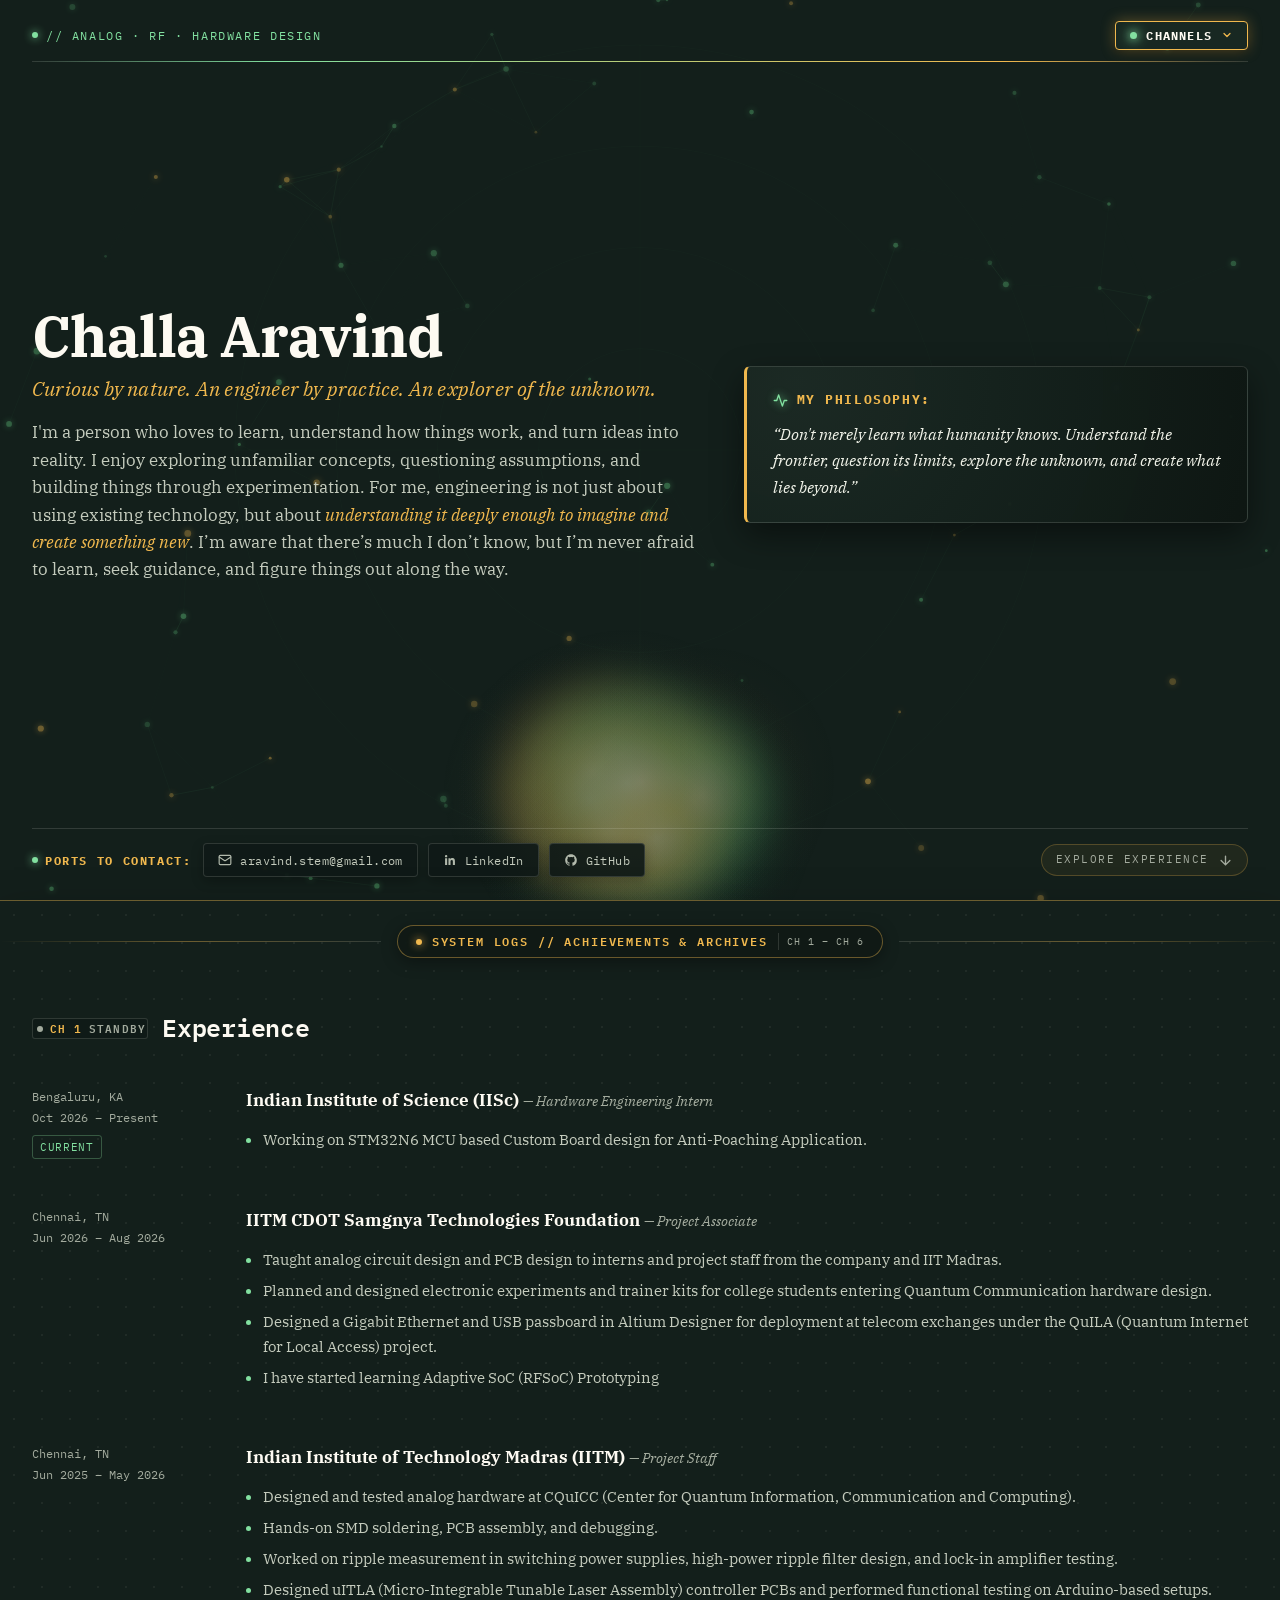
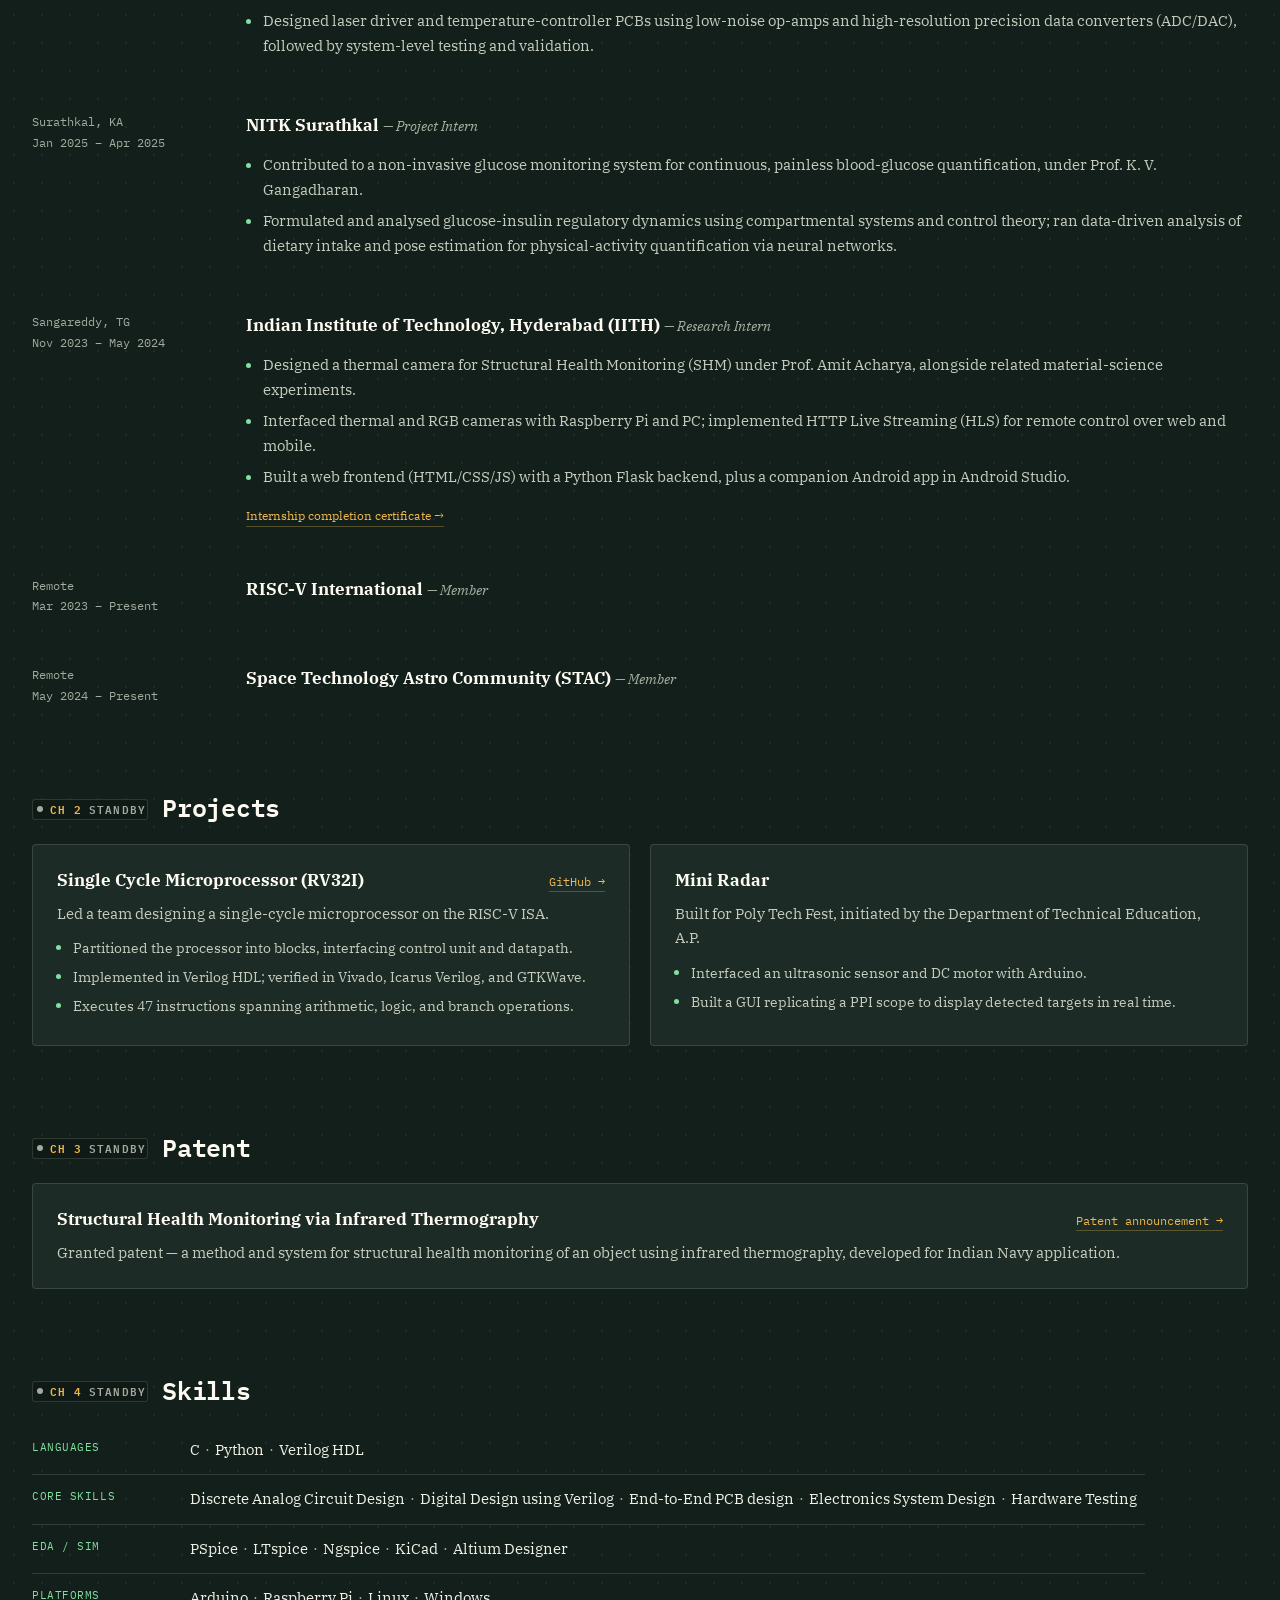
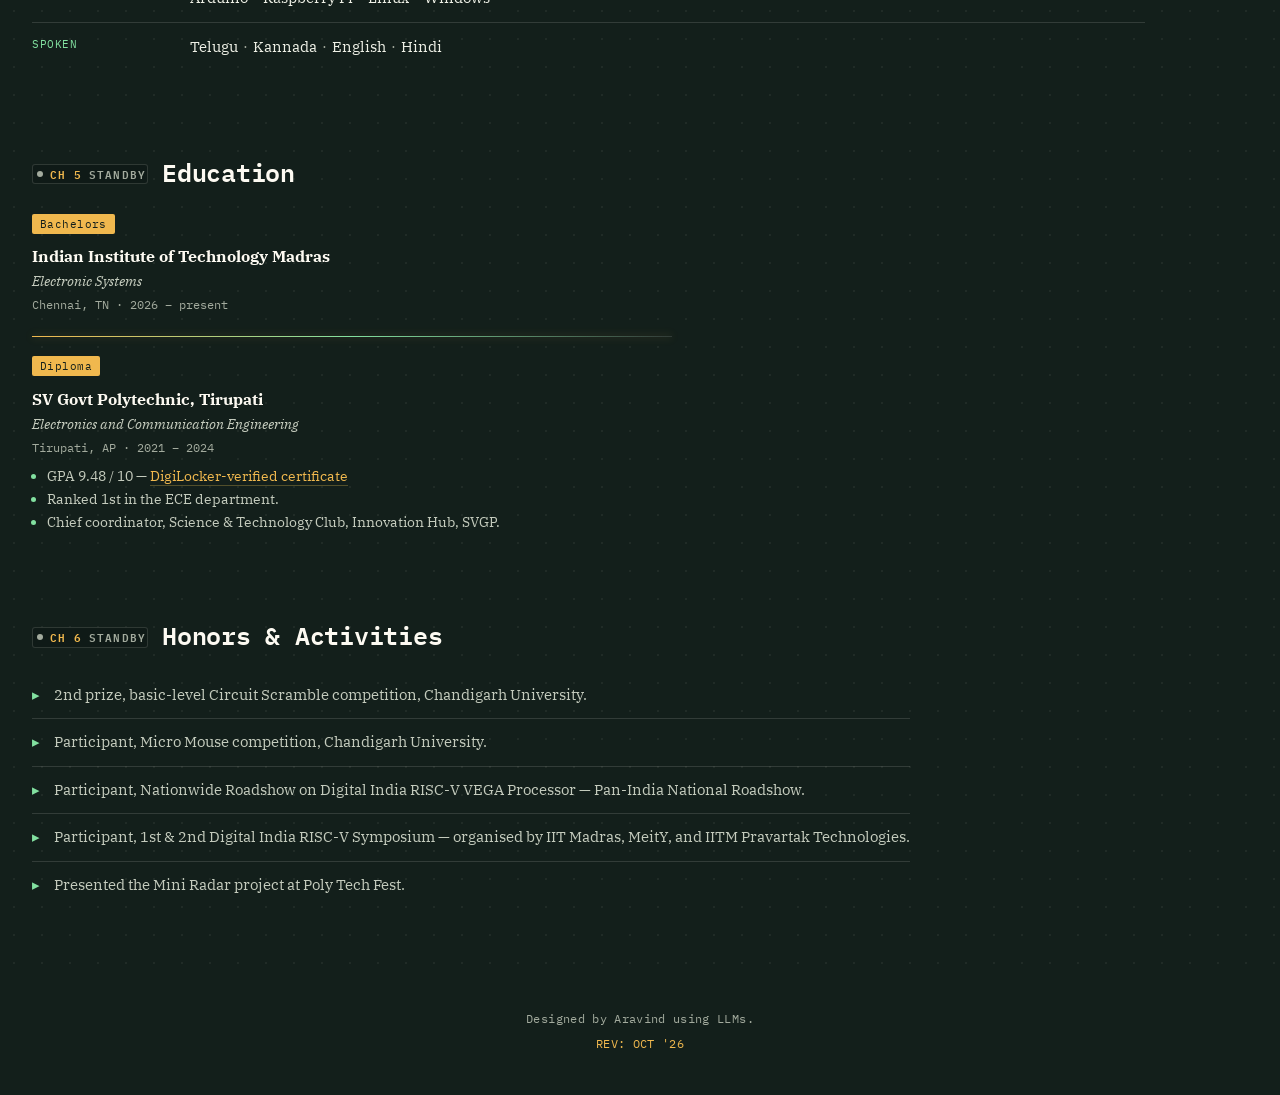
<file: index.html>
<!DOCTYPE html>
<html lang="en">
<head>
<meta charset="UTF-8">
<meta name="viewport" content="width=device-width, initial-scale=1.0">
<title>Challa Aravind Portfolio</title>
<meta name="description" content="Challa Aravind — analog and RF hardware design engineer. Board-level circuit design, PCB layout, laser drivers, and precision instrumentation.">
<link rel="icon" href="data:image/svg+xml,<svg xmlns=%22http://www.w3.org/2000/svg%22 viewBox=%220 0 100 100%22><rect width=%22100%22 height=%22100%22 fill=%22%23131f1b%22/><circle cx=%2250%22 cy=%2250%22 r=%2222%22 fill=%22none%22 stroke=%22%235fbf7a%22 stroke-width=%228%22/><circle cx=%2250%22 cy=%2250%22 r=%226%22 fill=%22%23f0b84e%22/></svg>">
<link rel="preconnect" href="https://fonts.googleapis.com">
<link rel="preconnect" href="https://fonts.gstatic.com" crossorigin>
<link href="https://fonts.googleapis.com/css2?family=IBM+Plex+Mono:wght@400;500;600;700&family=IBM+Plex+Serif:ital,wght@0,400;0,500;0,600;0,700;1,400&display=swap" rel="stylesheet">
<link rel="stylesheet" href="style.css?v=2.6">
</head>
<body>

<header class="hero" id="hero">
  <!-- Interactive Oscilloscope Phosphor Canvas -->
  <canvas id="circuitCanvas" class="circuit-canvas" aria-hidden="true"></canvas>

  <div class="wrap hero-wrap">
    <!-- Top Instrument Telemetry Header (Channels menu anchored on the right end of the line) -->
    <div class="telemetry-bar">
      <div class="telemetry-item telem-live">
        <span class="telem-led" aria-hidden="true"></span>
        <span class="telem-mono">
          // ANALOG &middot; RF &middot; <span class="telem-hw-full">HARDWARE DESIGN</span><span class="telem-hw-short" style="display: none;">HW DESIGN</span>
        </span>
      </div>

      <!-- CHANNELS DROPDOWN (Anchored on the other end of the line) -->
      <div class="channels-menu-wrap" id="channelsMenuWrap">
        <button class="channels-btn" id="channelsBtn" aria-expanded="false" aria-controls="channelsDropdown" aria-label="Toggle Channels Menu">
          <span class="channels-btn-led" aria-hidden="true"></span>
          <span class="channels-btn-label">Channels</span>
          <svg class="channels-btn-chevron" width="12" height="12" viewBox="0 0 24 24" fill="none" stroke="currentColor" stroke-width="2.5" stroke-linecap="round" stroke-linejoin="round" aria-hidden="true">
            <path d="m6 9 6 6 6-6"/>
          </svg>
        </button>

        <div class="channels-dropdown" id="channelsDropdown" role="menu" aria-label="Channel Selector">
          <div class="channels-dropdown-list">
            <a href="#hero" class="channel-item active" data-channel="0" data-target="hero" role="menuitem">
              <span class="channel-item-tag">CH 0</span>
              <span class="channel-item-name">Index</span>
              <span class="channel-item-dot" aria-hidden="true"></span>
            </a>
            <a href="#experience" class="channel-item" data-channel="1" data-target="experience" role="menuitem">
              <span class="channel-item-tag">CH 1</span>
              <span class="channel-item-name">Experience</span>
              <span class="channel-item-dot" aria-hidden="true"></span>
            </a>
            <a href="#projects" class="channel-item" data-channel="2" data-target="projects" role="menuitem">
              <span class="channel-item-tag">CH 2</span>
              <span class="channel-item-name">Projects</span>
              <span class="channel-item-dot" aria-hidden="true"></span>
            </a>
            <a href="#patent" class="channel-item" data-channel="3" data-target="patent" role="menuitem">
              <span class="channel-item-tag">CH 3</span>
              <span class="channel-item-name">Patent</span>
              <span class="channel-item-dot" aria-hidden="true"></span>
            </a>
            <a href="#skills" class="channel-item" data-channel="4" data-target="skills" role="menuitem">
              <span class="channel-item-tag">CH 4</span>
              <span class="channel-item-name">Skills</span>
              <span class="channel-item-dot" aria-hidden="true"></span>
            </a>
            <a href="#education" class="channel-item" data-channel="5" data-target="education" role="menuitem">
              <span class="channel-item-tag">CH 5</span>
              <span class="channel-item-name">Education</span>
              <span class="channel-item-dot" aria-hidden="true"></span>
            </a>
            <a href="#certifications" class="channel-item" data-channel="6" data-target="certifications" role="menuitem">
              <span class="channel-item-tag">CH 6</span>
              <span class="channel-item-name">Honors &amp; Activities</span>
              <span class="channel-item-dot" aria-hidden="true"></span>
            </a>
          </div>
        </div>
      </div>
    </div>

    <!-- Centerpiece Editorial Content -->
    <div class="hero-stage">
      <div class="hero-primary">
        <h1 class="hero-name">Challa Aravind</h1>
        <p class="hero-motto">Curious by nature. An engineer by practice. An explorer of the unknown.</p>
        <p class="hero-tagline">
          I'm a person who loves to learn, understand how things work, and turn ideas into reality.
          I enjoy exploring unfamiliar concepts, questioning assumptions, and building things through experimentation.
          For me, engineering is not just about using existing technology, but about
          <span class="accent">understanding it deeply enough to imagine and create something new</span>.
          I’m aware that there’s much I don’t know, but I’m never afraid to learn, seek guidance, and figure things out along the way.
        </p>
      </div>

      <!-- Philosophy Beacon -->
      <div class="hero-philosophy probe">
        <div class="philosophy-header">
          <span class="signal-glyph" aria-hidden="true">
            <svg width="15" height="15" viewBox="0 0 24 24" fill="none" stroke="currentColor" stroke-width="2.2" stroke-linecap="round" stroke-linejoin="round">
              <path d="M2 12h4l3-9 6 18 3-9h4"/>
            </svg>
          </span>
          <span class="philosophy-title">MY PHILOSOPHY:</span>
        </div>
        <blockquote class="philosophy-quote">
          “Don't merely learn what humanity knows. Understand the frontier, question its limits, explore the unknown, and create what lies beyond.”
        </blockquote>
      </div>
    </div>

    <!-- Bottom Telemetry & Navigation Bar -->
    <div class="hero-bottom-bar">
      <div class="terminals-group">
        <div class="connect-heading">
          <span class="telem-led" aria-hidden="true"></span>
          <span class="connect-heading-text">PORTS TO CONTACT:</span>
        </div>
        <div class="contact-strip">
          <a href="mailto:aravind.stem@gmail.com" class="hero-cta-chip" aria-label="Send direct email to Aravind">
            <svg width="14" height="14" viewBox="0 0 24 24" fill="none" stroke="currentColor" stroke-width="2" stroke-linecap="round" stroke-linejoin="round"><rect width="20" height="16" x="2" y="4" rx="2"/><path d="m22 7-8.97 5.7a1.94 1.94 0 0 1-2.06 0L2 7"/></svg>
            <span>aravind.stem@gmail.com</span>
          </a>
          <a href="https://linkedin.com/in/challa-aravind" target="_blank" rel="noopener" class="hero-cta-chip" aria-label="Connect on LinkedIn">
            <svg width="13" height="13" viewBox="0 0 24 24" fill="currentColor"><path d="M20.45 20.45h-3.55v-5.57c0-1.33-.02-3.04-1.85-3.04-1.86 0-2.14 1.45-2.14 2.94v5.67H9.36V9h3.41v1.56h.05c.48-.9 1.64-1.85 3.37-1.85 3.6 0 4.27 2.37 4.27 5.45v6.29zM5.34 7.43a2.06 2.06 0 1 1 0-4.12 2.06 2.06 0 0 1 0 4.12zM7.12 20.45H3.56V9h3.56v11.45z"/></svg>
            <span>LinkedIn</span>
          </a>
          <a href="https://github.com/C-ARAVIND" target="_blank" rel="noopener" class="hero-cta-chip" aria-label="View GitHub repositories">
            <svg width="13" height="13" viewBox="0 0 24 24" fill="currentColor"><path d="M12 2C6.48 2 2 6.58 2 12.25c0 4.53 2.87 8.37 6.84 9.73.5.1.68-.22.68-.49 0-.24-.01-.87-.01-1.71-2.78.62-3.37-1.37-3.37-1.37-.45-1.18-1.11-1.5-1.11-1.5-.91-.64.07-.63.07-.63 1 .07 1.53 1.06 1.53 1.06.89 1.56 2.34 1.11 2.91.85.09-.66.35-1.11.63-1.37-2.22-.26-4.56-1.14-4.56-5.06 0-1.12.39-2.03 1.03-2.75-.1-.26-.45-1.31.1-2.72 0 0 .84-.28 2.75 1.05a9.3 9.3 0 0 1 2.5-.35c.85 0 1.7.12 2.5.35 1.91-1.33 2.75-1.05 2.75-1.05.55 1.41.2 2.46.1 2.72.64.72 1.03 1.63 1.03 2.75 0 3.93-2.34 4.8-4.57 5.05.36.32.68.94.68 1.9 0 1.37-.01 2.48-.01 2.81 0 .27.18.6.69.49A10.26 10.26 0 0 0 22 12.25C22 6.58 17.52 2 12 2z"/></svg>
            <span>GitHub</span>
          </a>
        </div>
      </div>

      <a href="#experience" class="slide-cue" data-target="experience" data-channel="1" aria-label="Explore Experience section">
        <span class="slide-cue-label">EXPLORE EXPERIENCE</span>
        <span class="slide-cue-icon" aria-hidden="true">
          <svg width="15" height="15" viewBox="0 0 24 24" fill="none" stroke="currentColor" stroke-width="2.2" stroke-linecap="round" stroke-linejoin="round">
            <path d="M12 5v14M19 12l-7 7-7-7"/>
          </svg>
        </span>
      </a>
    </div>
  </div>

  <!-- EM Transmitter Antenna (Bottom Center) -->
  <div class="em-antenna" id="emAntenna" aria-label="RF Transmitter Antenna">
    <div class="antenna-core">
      <span class="antenna-beacon"></span>
      <span class="antenna-mast"></span>
    </div>
    <!-- Luminous Billowing EM Plasma Cloud Burst -->
    <div class="em-cloud-burst" aria-hidden="true">
      <div class="em-cloud-core"></div>
      <div class="em-cloud-puff puff-1"></div>
      <div class="em-cloud-puff puff-2"></div>
      <div class="em-cloud-puff puff-3"></div>
      <div class="em-cloud-puff puff-4"></div>
      <div class="em-cloud-puff puff-5"></div>
    </div>
  </div>
</header>

<main id="mainContent">

  <!-- ============ DECK TAB / ARCHIVE HEADER ============ -->
  <div class="deck-tab" aria-label="System Logs: Achievements &amp; Archives">
    <div class="deck-trace-line" aria-hidden="true"></div>
    <div class="deck-badge">
      <span class="deck-dot" aria-hidden="true"></span>
      <span class="deck-title">SYSTEM LOGS // ACHIEVEMENTS &amp; ARCHIVES</span>
      <span class="deck-tag" aria-hidden="true">CH 1 – CH 6</span>
    </div>
    <div class="deck-trace-line" aria-hidden="true"></div>
  </div>
  

  <!-- ============ EXPERIENCE ============ -->
  <section class="section reveal" id="experience">
    <div class="wrap">
      <div class="section-head">
        <div class="section-channel-tag" data-channel="1"><span class="channel-dot" aria-hidden="true"></span><span class="channel-num">CH 1</span><span class="channel-state">STANDBY</span></div>
        <h2>Experience</h2>
      </div>

            <div class="entry reveal">
        <div class="entry-meta">
          Bengaluru, KA <br>Oct 2026 – Present <br>
          <span class="current">CURRENT</span>
        </div>
        <div>
          <span class="entry-title">Indian Institute of Science (IISc)</span><span class="entry-org">— Hardware Engineering Intern</span>
          <ul>
            <li>Working on STM32N6 MCU based Custom Board design for Anti-Poaching Application.</li>
          </ul>
        </div>
      </div>

<div class="entry reveal">
        <div class="entry-meta">
          Chennai, TN <br>Jun 2026 – Aug 2026
        </div>
        <div>
          <span class="entry-title">IITM CDOT Samgnya Technologies Foundation</span><span class="entry-org">— Project Associate</span>
          <ul>
            <li>Taught analog circuit design and PCB design to interns and project staff from the company and IIT Madras.</li>
            <li>Planned and designed electronic experiments and trainer kits for college students entering Quantum Communication hardware design.</li>
            <li>Designed a Gigabit Ethernet and USB passboard in Altium Designer for deployment at telecom exchanges under the QuILA (Quantum Internet for Local Access) project.</li>
            <li>I have started learning Adaptive SoC (RFSoC) Prototyping</li>
          </ul>
        </div>
      </div>

      <div class="entry reveal">
        <div class="entry-meta">Chennai, TN <br>Jun 2025 – May 2026</div>
        <div>
          <span class="entry-title">Indian Institute of Technology Madras (IITM)</span><span class="entry-org">— Project Staff</span>
          <ul>
            <li>Designed and tested analog hardware at CQuICC (Center for Quantum Information, Communication and Computing).</li>
            <li>Hands-on SMD soldering, PCB assembly, and debugging.</li>
            <li>Worked on ripple measurement in switching power supplies, high-power ripple filter design, and lock-in amplifier testing.</li>
            <li>Designed uITLA (Micro-Integrable Tunable Laser Assembly) controller PCBs and performed functional testing on Arduino-based setups.</li>
            <li>Designed laser driver and temperature-controller PCBs using low-noise op-amps and high-resolution precision data converters (ADC/DAC), followed by system-level testing and validation.</li>
          </ul>
        </div>
      </div>

      <div class="entry reveal">
        <div class="entry-meta">Surathkal, KA <br>Jan 2025 – Apr 2025</div>
        <div>
          <span class="entry-title">NITK Surathkal</span><span class="entry-org">— Project Intern</span>
          <ul>
            <li>Contributed to a non-invasive glucose monitoring system for continuous, painless blood-glucose quantification, under Prof. K. V. Gangadharan.</li>
            <li>Formulated and analysed glucose-insulin regulatory dynamics using compartmental systems and control theory; ran data-driven analysis of dietary intake and pose estimation for physical-activity quantification via neural networks.</li>
          </ul>
        </div>
      </div>

      

      <div class="entry reveal">
        <div class="entry-meta">Sangareddy, TG <br>Nov 2023 – May 2024</div>
        <div>
          <span class="entry-title">Indian Institute of Technology, Hyderabad (IITH)</span><span class="entry-org">— Research Intern</span>
          <ul>
            <li>Designed a thermal camera for Structural Health Monitoring (SHM) under Prof. Amit Acharya, alongside related material-science experiments.</li>
            <li>Interfaced thermal and RGB cameras with Raspberry Pi and PC; implemented HTTP Live Streaming (HLS) for remote control over web and mobile.</li>
            <li>Built a web frontend (HTML/CSS/JS) with a Python Flask backend, plus a companion Android app in Android Studio.</li>
          </ul>
          <a class="entry-link" href="https://www.linkedin.com/posts/challa-aravind_aesicd-internship-researchintern-activity-7205229211572195328-aJug/" target="_blank" rel="noopener">Internship completion certificate →</a>
        </div>
      </div>

      <div class="entry reveal">
        <div class="entry-meta">Remote <br>Mar 2023 – Present</div>
        <div><span class="entry-title">RISC-V International</span><span class="entry-org">— Member</span></div>
      </div>

      <div class="entry reveal">
        <div class="entry-meta">Remote <br>May 2024 – Present</div>
        <div><span class="entry-title">Space Technology Astro Community (STAC)</span><span class="entry-org">— Member</span></div>
      </div>
    </div>
  </section>

  <!-- ============ PROJECTS ============ -->
  <section class="section reveal" id="projects">
    <div class="wrap">
      <div class="section-head">
        <div class="section-channel-tag" data-channel="2"><span class="channel-dot" aria-hidden="true"></span><span class="channel-num">CH 2</span><span class="channel-state">STANDBY</span></div>
        <h2>Projects</h2>
      </div>
      <div class="card-grid">
        <div class="card probe reveal">

          <div class="card-head">
            <h3>Single Cycle Microprocessor (RV32I)</h3>
            <span class="card-link"><a href="https://github.com/C-ARAVIND/rv32i" target="_blank" rel="noopener">GitHub →</a></span>
          </div>
          <p class="desc">Led a team designing a single-cycle microprocessor on the RISC-V ISA.</p>
          <ul>
            <li>Partitioned the processor into blocks, interfacing control unit and datapath.</li>
            <li>Implemented in Verilog HDL; verified in Vivado, Icarus Verilog, and GTKWave.</li>
            <li>Executes 47 instructions spanning arithmetic, logic, and branch operations.</li>
          </ul>
        </div>

        <div class="card probe reveal">

          <div class="card-head"><h3>Mini Radar</h3></div>
          <p class="desc">Built for Poly Tech Fest, initiated by the Department of Technical Education, A.P.</p>
          <ul>
            <li>Interfaced an ultrasonic sensor and DC motor with Arduino.</li>
            <li>Built a GUI replicating a PPI scope to display detected targets in real time.</li>
          </ul>
        </div>
      </div>
    </div>
  </section>

  <!-- ============ PATENT ============ -->
  <section class="section reveal" id="patent">
    <div class="wrap">
      <div class="section-head">
        <div class="section-channel-tag" data-channel="3"><span class="channel-dot" aria-hidden="true"></span><span class="channel-num">CH 3</span><span class="channel-state">STANDBY</span></div>
        <h2>Patent</h2>
      </div>
      <div class="card probe full reveal">

        <div class="card-head">
          <h3>Structural Health Monitoring via Infrared Thermography</h3>
          <span class="card-link"><a href="https://www.linkedin.com/feed/update/urn:li:activity:7358018994768920577/" target="_blank" rel="noopener">Patent announcement →</a></span>
        </div>
        <p class="desc">Granted patent — a method and system for structural health monitoring of an object using infrared thermography, developed for Indian Navy application.</p>
      </div>
    </div>
  </section>

  <!-- ============ SKILLS ============ -->
  <section class="section reveal" id="skills">
    <div class="wrap">
      <div class="section-head">
        <div class="section-channel-tag" data-channel="4"><span class="channel-dot" aria-hidden="true"></span><span class="channel-num">CH 4</span><span class="channel-state">STANDBY</span></div>
        <h2>Skills</h2>
      </div>
      <table class="spec-table">
        <tr><td class="label">Languages</td><td class="value">C <span class="sep">·</span> Python <span class="sep">·</span> Verilog HDL</td></tr>
        <tr><td class="label">Core Skills</td><td class="value">Discrete Analog Circuit Design <span class="sep">·</span> Digital Design using Verilog <span class="sep">·</span> End-to-End PCB design <span class="sep">·</span> Electronics System Design <span class="sep">·</span> Hardware Testing</td></tr>
        <tr><td class="label">EDA / Sim</td><td class="value">PSpice <span class="sep">·</span> LTspice <span class="sep">·</span> Ngspice <span class="sep">·</span> KiCad <span class="sep">·</span> Altium Designer</td></tr>
        <tr><td class="label">Platforms</td><td class="value">Arduino <span class="sep">·</span> Raspberry Pi <span class="sep">·</span> Linux <span class="sep">·</span> Windows</td></tr>
        <tr><td class="label">Spoken</td><td class="value">Telugu <span class="sep">·</span> Kannada <span class="sep">·</span> English <span class="sep">·</span> Hindi</td></tr>
      </table>
    </div>
  </section>

  <!-- ============ EDUCATION ============ -->
  <section class="section reveal" id="education">
    <div class="wrap">
      <div class="section-head">
        <div class="section-channel-tag" data-channel="5"><span class="channel-dot" aria-hidden="true"></span><span class="channel-num">CH 5</span><span class="channel-state">STANDBY</span></div>
        <h2>Education</h2>
      </div>
      <div class="edu-wrap">
        <div class="edu-entry reveal">
          <span class="edu-deg">Bachelors</span>
          <div class="edu-inst">Indian Institute of Technology Madras</div>
          <div class="edu-sub">Electronic Systems</div>
          <div class="edu-yr">Chennai, TN · 2026 – present</div>
        </div>
        <div class="edu-entry reveal">
          <span class="edu-deg">Diploma</span>
          <div class="edu-inst">SV Govt Polytechnic, Tirupati</div>
          <div class="edu-sub">Electronics and Communication Engineering</div>
          <div class="edu-yr">Tirupati, AP · 2021 – 2024</div>
          <ul>
            <li>GPA 9.48 / 10 — <a href="https://drive.google.com/file/d/1LwJtBr6BqBZ6x-hSnNqlxUkou88XneEC/view?usp=sharing" target="_blank" rel="noopener">DigiLocker-verified certificate</a></li>
            <li>Ranked 1st in the ECE department.</li>
            <li>Chief coordinator, Science &amp; Technology Club, Innovation Hub, SVGP.</li>
          </ul>
        </div>
      </div>
    </div>
  </section>

  <!-- ============ HONORS & ACTIVITIES ============ -->
  <section class="section reveal" id="certifications">
    <div class="wrap">
      <div class="section-head">
        <div class="section-channel-tag" data-channel="6"><span class="channel-dot" aria-hidden="true"></span><span class="channel-num">CH 6</span><span class="channel-state">STANDBY</span></div>
        <h2>Honors &amp; Activities</h2>
      </div>
      <ul class="plain-list">
        <li class="reveal">2nd prize, basic-level Circuit Scramble competition, Chandigarh University.</li>
        <li class="reveal">Participant, Micro Mouse competition, Chandigarh University.</li>
        <li class="reveal">Participant, Nationwide Roadshow on Digital India RISC-V VEGA Processor — Pan-India National Roadshow.</li>
        <li class="reveal">Participant, 1st &amp; 2nd Digital India RISC-V Symposium — organised by IIT Madras, MeitY, and IITM Pravartak Technologies.</li>
        <li class="reveal">Presented the Mini Radar project at Poly Tech Fest.</li>
      </ul>
    </div>
  </section>

  </main>

<footer>
  <div class="wrap footer-row">
    <span>Designed by Aravind using LLMs.</span>
    <span class="rev">REV: OCT '26</span>
  </div>
</footer>

<script src="script.js"></script>

</body>
</html>
</file>
<file: style.css>
/* ============================================================
   TOKENS
   Default palette: "Solder & Copper" (current).
   ============================================================ */
:root {
  --solder:    #131f1b;
  --panel:     #1c2b25;
  --paper:     #fdfaf2;
  --trace:     #5fbf7a;
  --trace-lt:  #82e0a0;
  --copper:    #f0b84e;
  --ash:       #a3ab9e;
  --ink:       #eef0e6;
  --ink-dim:   #c4cbbd;
  --hair:      rgba(238, 240, 230, 0.14);
  --hair-cu:   rgba(240, 184, 78, 0.4);

  --mono: 'IBM Plex Mono', 'JetBrains Mono', monospace;
  --serif: 'IBM Plex Serif', 'Source Serif 4', Georgia, serif;

  --wrap: 1280px;
}

/* ============================================================
   SELECTION & BROWSER SCROLLBAR REMOVAL
   ============================================================ */
::selection {
  background: rgba(201, 168, 76, 0.38);
  color: var(--paper);
}
::-moz-selection {
  background: rgba(201, 168, 76, 0.38);
  color: var(--paper);
}

/* Completely remove browser right-side scrollbar */
html {
  scroll-behavior: smooth;
  scroll-snap-type: y proximity;
  scrollbar-width: none; /* Firefox */
  -ms-overflow-style: none; /* IE & Edge */
}
::-webkit-scrollbar {
  display: none !important; /* Chrome, Edge, Safari */
  width: 0 !important;
  height: 0 !important;
}
::-webkit-scrollbar-track {
  display: none !important;
}
::-webkit-scrollbar-thumb {
  display: none !important;
}

* { box-sizing: border-box; }
@media (prefers-reduced-motion: reduce) {
  html { scroll-behavior: auto; }
  * { animation-duration: 0.01ms !important; animation-iteration-count: 1 !important; transition-duration: 0.01ms !important; }
}

body {
  margin: 0;
  background: var(--solder);
  color: var(--ink);
  font-family: var(--serif);
  font-size: 16px;
  line-height: 1.65;
  -webkit-font-smoothing: antialiased;
  -moz-osx-font-smoothing: grayscale;
  position: relative;
  overflow-x: hidden;
}

@media (hover: hover) and (pointer: fine) {
  body.has-fine-pointer { cursor: none; }
  body.has-fine-pointer a, body.has-fine-pointer button { cursor: none; }
}

#probeCustomCursor {
  position: fixed;
  top: 0;
  left: 0;
  z-index: 99999;
  pointer-events: none;
  overflow: visible;
  transition: opacity 0.2s ease;
  transform: translate3d(-100px, -100px, 0);
  display: none;
}
body.has-fine-pointer #probeCustomCursor {
  display: block;
}
#probeCustomCursor.hidden {
  opacity: 0;
}

body::before {
  content: "";
  position: fixed;
  inset: 0;
  z-index: 0;
  pointer-events: none;
  background-image: radial-gradient(rgba(238,240,230,0.06) 1px, transparent 1px);
  background-size: 28px 28px;
}

a { color: var(--copper); text-decoration: none; border-bottom: 1px solid rgba(201,168,76,0.35); }
a:hover, a:focus-visible { border-bottom-color: var(--copper); color: var(--paper); }
a:focus-visible, button:focus-visible { outline: 2px solid var(--trace); outline-offset: 3px; }

h1, h2, h3, .mono { font-family: var(--mono); }

.wrap { max-width: var(--wrap); margin: 0 auto; padding: 0 32px; position: relative; z-index: 1; }

.eyebrow {
  font-family: var(--mono);
  font-size: 0.72rem;
  letter-spacing: 0.16em;
  text-transform: uppercase;
  color: var(--trace-lt);
}

/* ============================================================
   CHANNELS DROPDOWN MENU
   Docked at the right end of the telemetry line in the hero.
   ============================================================ */
.channels-menu-wrap {
  position: relative;
  z-index: 101;
  display: inline-flex;
  align-items: center;
  flex: none;
  animation: appearAfterBurst 0.75s cubic-bezier(0.16, 1, 0.3, 1) both;
  animation-delay: 1.1s;
}

/* Bold, high-contrast control button — instantly noticeable */
.channels-btn {
  font-family: var(--mono);
  font-size: 0.75rem;
  font-weight: 700;
  letter-spacing: 0.1em;
  text-transform: uppercase;
  color: var(--paper);
  background: #182822;
  border: 1.5px solid var(--copper);
  box-shadow: 0 0 14px rgba(240, 184, 78, 0.35), 0 3px 10px rgba(0, 0, 0, 0.45);
  padding: 6px 14px;
  border-radius: 4px;
  display: inline-flex;
  align-items: center;
  gap: 9px;
  cursor: pointer;
  opacity: 1 !important;
  transition: all 0.22s cubic-bezier(0.16, 1, 0.3, 1);
}

.channels-btn:hover,
.channels-btn:focus-visible,
.channels-menu-wrap.open .channels-btn {
  background: #223830;
  border-color: #ffd276;
  color: #ffffff;
  box-shadow: 0 0 20px rgba(240, 184, 78, 0.55), 0 4px 16px rgba(0, 0, 0, 0.6);
  transform: translateY(-1px);
}

.channels-btn-led {
  width: 7px;
  height: 7px;
  border-radius: 50%;
  background: var(--trace-lt);
  box-shadow: 0 0 8px var(--trace-lt), 0 0 14px var(--trace-lt);
  animation: pulseDot 2s infinite ease-in-out;
  flex: none;
}

.channels-btn-label {
  font-weight: 700;
  letter-spacing: 0.1em;
}

.channels-btn-chevron {
  transition: transform 0.32s cubic-bezier(0.16, 1, 0.3, 1);
  color: var(--copper);
  flex: none;
}

.channels-menu-wrap.open .channels-btn-chevron {
  transform: rotate(180deg);
  color: #ffd276;
}

/* Dropdown Container — solid, high-contrast instrument panel, floats above all hero text */
.channels-dropdown {
  position: absolute;
  top: calc(100% + 8px);
  right: 0;
  min-width: 220px;
  background: #111e19 !important;
  border: 1.5px solid var(--copper);
  border-radius: 6px;
  box-shadow: 0 16px 48px rgba(0, 0, 0, 0.95), 0 0 20px rgba(240, 184, 78, 0.2);
  padding: 8px;
  display: flex;
  flex-direction: column;
  gap: 4px;
  z-index: 9999;
  /* Unfolds smoothly from the top */
  transform: translateY(-8px) scale(0.97);
  transform-origin: top right;
  opacity: 0;
  pointer-events: none;
  visibility: hidden;
  transition: transform 0.24s cubic-bezier(0.16, 1, 0.3, 1),
              opacity 0.2s ease,
              visibility 0.24s;
}

.channels-menu-wrap.open .channels-dropdown {
  transform: translateY(0) scale(1);
  opacity: 1;
  pointer-events: auto;
  visibility: visible;
}

.channels-dropdown-list {
  display: flex;
  flex-direction: column;
  gap: 4px;
}

.channel-item {
  display: flex;
  align-items: center;
  gap: 10px;
  padding: 8px 12px;
  border-radius: 4px;
  text-decoration: none;
  font-family: var(--mono);
  font-size: 0.74rem;
  color: var(--paper);
  background: #162620;
  border: 1px solid rgba(240, 184, 78, 0.12);
  /* Cascades from top */
  transform: translateY(-6px);
  opacity: 0;
  transition: transform 0.22s cubic-bezier(0.16, 1, 0.3, 1),
              opacity 0.18s ease,
              background 0.2s ease,
              border-color 0.2s ease,
              color 0.2s ease;
}

.channels-menu-wrap.open .channel-item {
  transform: translateY(0);
  opacity: 1;
}

.channels-menu-wrap.open .channel-item:nth-child(1) { transition-delay: 0.03s; }
.channels-menu-wrap.open .channel-item:nth-child(2) { transition-delay: 0.06s; }
.channels-menu-wrap.open .channel-item:nth-child(3) { transition-delay: 0.09s; }
.channels-menu-wrap.open .channel-item:nth-child(4) { transition-delay: 0.12s; }
.channels-menu-wrap.open .channel-item:nth-child(5) { transition-delay: 0.15s; }
.channels-menu-wrap.open .channel-item:nth-child(6) { transition-delay: 0.18s; }
.channels-menu-wrap.open .channel-item:nth-child(7) { transition-delay: 0.21s; }

.channel-item:hover,
.channel-item:focus-visible {
  color: #ffffff;
  background: #1d332a;
  border-color: rgba(240, 184, 78, 0.45);
}

.channel-item.active {
  color: #ffffff;
  background: #1f3a2f;
  border-color: var(--trace-lt);
  box-shadow: 0 0 10px rgba(95, 191, 122, 0.3);
}

.channel-item-tag {
  color: var(--copper);
  font-weight: 600;
  font-size: 0.68rem;
}

.channel-item.active .channel-item-tag {
  color: var(--trace-lt);
}

.channel-item-name {
  flex: 1;
  letter-spacing: 0.04em;
}

.channel-item-dot {
  width: 5px;
  height: 5px;
  border-radius: 50%;
  background: transparent;
  flex: none;
}

.channel-item.active .channel-item-dot {
  background: var(--trace-lt);
  box-shadow: 0 0 6px var(--trace-lt);
}

/* Section Channel Tag Telemetry — fixed invariant width so adjacent h2 NEVER shifts */
.section-channel-tag {
  display: inline-flex;
  align-items: center;
  justify-content: center;
  gap: 7px;
  width: 116px;
  min-width: 116px;
  max-width: 116px;
  box-sizing: border-box;
  flex: none;
  font-family: var(--mono);
  font-size: 0.68rem;
  line-height: 1;
  letter-spacing: 0.1em;
  padding: 4px 8px;
  border-radius: 3px;
  background: rgba(16, 26, 23, 0.85);
  border: 1px solid var(--hair);
  color: var(--ash);
  transform: translateY(1px); /* Optical center alignment with section title */
  transition: border-color 0.25s ease, background 0.25s ease, box-shadow 0.25s ease, color 0.25s ease;
}

.section-channel-tag .channel-dot {
  width: 6px;
  height: 6px;
  border-radius: 50%;
  background: var(--ash);
  flex: none;
  transition: all 0.25s ease;
}

.section-channel-tag .channel-num {
  color: var(--copper);
  font-weight: 600;
  flex: none;
}

.section-channel-tag .channel-state {
  color: var(--ash);
  font-weight: 600;
  width: 54px;
  text-align: center;
  flex: none;
  transition: color 0.25s ease;
}

.section.channel-locked .section-channel-tag {
  border-color: var(--trace-lt);
  background: rgba(26, 42, 37, 0.95);
  box-shadow: 0 0 12px rgba(95, 191, 122, 0.3);
  color: var(--paper);
}

.section.channel-locked .section-channel-tag .channel-dot {
  background: var(--trace-lt);
  box-shadow: 0 0 8px var(--trace-lt);
}

.section.channel-locked .section-channel-tag .channel-state {
  color: var(--trace-lt);
}

/* ============================================================
   HERO (Fixed / Sticky 1st Page Background Stage)
   ============================================================ */
.hero {
  position: relative;
  min-height: 100vh;
  min-height: 100dvh;
  scroll-snap-align: start;
  z-index: 1;
  display: flex;
  flex-direction: column;
  box-sizing: border-box;
  overflow: hidden;
  background: var(--solder);
}

@media (min-width: 961px) and (min-height: 680px) {
  .hero {
    position: sticky;
    top: 0;
    height: 100vh;
    height: 100dvh;
  }
}

.circuit-canvas {
  position: absolute;
  inset: 0;
  width: 100%;
  height: 100%;
  pointer-events: none;
  z-index: 0;
  opacity: 0.55;
}

.hero-wrap {
  width: 100%;
  height: 100%;
  position: relative;
  z-index: 1;
  display: flex;
  flex-direction: column;
  justify-content: space-between;
  padding-top: clamp(14px, 2.2vh, 22px);
  padding-bottom: clamp(16px, 2.5vh, 28px);
  box-sizing: border-box;
  will-change: transform, opacity;
  transition: transform 0.1s ease-out, opacity 0.15s ease-out;
}

/* Telemetry Header Bar (Channels menu docked at the right end of the line) */
.telemetry-bar {
  display: flex;
  justify-content: space-between;
  align-items: center;
  border-bottom: 1px solid var(--hair);
  padding-bottom: 10px;
  min-height: 42px;
  position: relative;
  z-index: 100;
  animation: appearAfterBurst 0.75s cubic-bezier(0.16, 1, 0.3, 1) both;
  animation-delay: 1.1s;
}

.telemetry-bar::after {
  content: "";
  position: absolute;
  bottom: -1px;
  left: 0;
  width: 100%;
  height: 1px;
  background: linear-gradient(90deg, transparent, var(--trace-lt) 20%, var(--copper) 80%, transparent 100%);
  animation: traceBeamSweep 1s cubic-bezier(0.16, 1, 0.3, 1) both;
  animation-delay: 1.25s;
}

.telemetry-item {
  display: inline-flex;
  align-items: center;
  gap: 8px;
}

.telem-led {
  width: 6px;
  height: 6px;
  border-radius: 50%;
  background: var(--trace-lt);
  box-shadow: 0 0 8px var(--trace-lt);
  animation: pulseDot 2.2s infinite ease-in-out;
}

.telem-mono {
  font-family: var(--mono);
  font-size: 0.72rem;
  letter-spacing: 0.14em;
  color: var(--trace-lt);
  text-transform: uppercase;
}

.telem-hw-short {
  display: none !important;
}
.telem-hw-full {
  display: inline !important;
}

/* Hero Stage (Primary Content) */
.hero-stage {
  display: grid;
  grid-template-columns: 1.25fr 0.95fr;
  column-gap: 48px;
  row-gap: 24px;
  align-items: center;
  margin: auto 0;
  padding: 8px 0;
}

.hero-primary {
  display: flex;
  flex-direction: column;
  align-items: flex-start;
}

.hero-name {
  font-family: var(--serif);
  font-weight: 700;
  font-size: clamp(2.4rem, 5vw, 3.6rem);
  color: var(--paper);
  margin: 0 0 8px;
  line-height: 1.05;
  letter-spacing: -0.015em;
}

.hero-motto {
  font-family: var(--serif);
  font-style: italic;
  font-size: clamp(1.05rem, 1.8vw, 1.25rem);
  color: var(--copper);
  margin: 0 0 16px;
  line-height: 1.45;
  letter-spacing: 0.01em;
}

.hero-tagline {
  font-size: 1.04rem;
  color: var(--ink-dim);
  margin: 0;
  max-width: 68ch;
  line-height: 1.65;
}

.hero-tagline .accent {
  color: var(--copper);
  font-style: italic;
}

/* Philosophy Beacon */
.hero-philosophy {
  background: radial-gradient(circle at 10% 10%, rgba(28, 43, 37, 0.94) 0%, rgba(14, 23, 19, 0.98) 100%);
  border: 1px solid var(--hair);
  border-left: 3px solid var(--copper);
  border-radius: 6px;
  padding: 22px 26px;
  box-shadow: 0 12px 32px rgba(0, 0, 0, 0.45);
  position: relative;
  overflow: hidden;
  backdrop-filter: blur(8px);
}

.philosophy-header {
  display: flex;
  align-items: center;
  gap: 9px;
  margin-bottom: 10px;
}

.signal-glyph {
  display: inline-flex;
  align-items: center;
  color: var(--trace-lt);
  filter: drop-shadow(0 0 4px var(--trace));
}

.philosophy-title {
  font-family: var(--mono);
  font-size: 0.82rem;
  font-weight: 700;
  letter-spacing: 0.12em;
  text-transform: uppercase;
  color: var(--copper);
}

.philosophy-quote {
  font-family: var(--serif);
  font-size: 1.02rem;
  color: var(--ink);
  line-height: 1.62;
  margin: 0;
  font-style: italic;
}

/* Bottom Telemetry & Navigation Bar */
.hero-bottom-bar {
  display: flex;
  justify-content: space-between;
  align-items: center;
  border-top: 1px solid var(--hair);
  padding-top: 14px;
  gap: 16px;
  flex-wrap: wrap;
}

.terminals-group {
  display: flex;
  align-items: center;
  gap: 12px;
  flex-wrap: wrap;
}

.connect-heading {
  display: inline-flex;
  align-items: center;
  gap: 7px;
  flex: none;
}

.connect-heading-text {
  font-family: var(--mono);
  font-size: 0.72rem;
  font-weight: 700;
  letter-spacing: 0.14em;
  color: var(--copper);
  text-transform: uppercase;
}

.terminals-group .contact-strip {
  display: flex;
  flex-wrap: wrap;
  gap: 10px;
  align-items: center;
}

.hero-cta-chip {
  font-family: var(--mono);
  font-size: 0.78rem;
  letter-spacing: 0.03em;
  color: var(--ink-dim);
  background: rgba(16, 26, 23, 0.92);
  border: 1px solid var(--hair);
  padding: 6px 14px;
  border-radius: 4px;
  display: inline-flex;
  align-items: center;
  gap: 8px;
  text-decoration: none;
  transition: all 0.22s cubic-bezier(0.16, 1, 0.3, 1);
  box-shadow: 0 4px 12px rgba(0, 0, 0, 0.25);
  white-space: nowrap;
}

.hero-cta-chip:hover,
.hero-cta-chip:focus-visible {
  color: var(--paper);
  border-color: var(--copper);
  background: rgba(28, 43, 37, 0.98);
  box-shadow: 0 0 14px rgba(240, 184, 78, 0.35);
  transform: translateY(-2px);
}

.hero-cta-chip svg {
  width: 14px;
  height: 14px;
  flex: none;
  opacity: 0.9;
}

/* Slide Cue */
.slide-cue {
  display: inline-flex;
  align-items: center;
  gap: 9px;
  border-bottom: none;
  color: var(--ash);
  padding: 6px 14px;
  background: rgba(240, 184, 78, 0.06);
  border: 1px solid rgba(240, 184, 78, 0.25);
  border-radius: 999px;
  transition: all 0.22s cubic-bezier(0.16, 1, 0.3, 1);
  text-decoration: none;
}

.slide-cue:hover,
.slide-cue:focus-visible {
  color: var(--paper);
  border-color: var(--copper);
  background: rgba(240, 184, 78, 0.15);
  box-shadow: 0 0 16px rgba(240, 184, 78, 0.25);
  transform: translateY(2px);
}

.slide-cue-label {
  font-family: var(--mono);
  font-size: 0.68rem;
  letter-spacing: 0.14em;
  text-transform: uppercase;
}

.slide-cue-icon {
  display: inline-flex;
  align-items: center;
  animation: bounceCue 2s infinite ease-in-out;
}

@keyframes bounceCue {
  0%, 100% { transform: translateY(0); }
  50% { transform: translateY(3px); }
}

/* ============================================================
   EM TRANSMITTER ANTENNA & BOTTOM-CENTER BURST
   Antenna appears, bursts a plasma cloud, then disappears completely
   ============================================================ */
.em-antenna {
  position: absolute;
  bottom: 8px;
  left: 50%;
  transform: translateX(-50%);
  z-index: 4;
  display: flex;
  flex-direction: column;
  align-items: center;
  pointer-events: none;
  animation: antennaLifecycle 1.15s cubic-bezier(0.16, 1, 0.3, 1) both;
}

@keyframes antennaLifecycle {
  0% {
    opacity: 0;
    transform: translateX(-50%) translateY(16px) scale(0.4);
  }
  18% {
    opacity: 1;
    transform: translateX(-50%) translateY(0) scale(1); /* antenna appears */
  }
  35% {
    opacity: 1;
    transform: translateX(-50%) translateY(0) scale(1.08); /* triggers the cloud burst */
  }
  75% {
    opacity: 0.85;
    transform: translateX(-50%) translateY(0) scale(1);
  }
  100% {
    opacity: 0;
    transform: translateX(-50%) translateY(12px) scale(0.6);
    visibility: hidden; /* antenna disappears completely! */
  }
}

.antenna-core {
  position: relative;
  display: flex;
  flex-direction: column;
  align-items: center;
}

.antenna-beacon {
  width: 8px;
  height: 8px;
  border-radius: 50%;
  background: var(--copper);
  box-shadow: 0 0 14px var(--copper), 0 0 24px var(--trace-lt);
  animation: antennaSpark 1s cubic-bezier(0.16, 1, 0.3, 1) both;
  z-index: 2;
}

.antenna-mast {
  width: 2px;
  height: 18px;
  background: linear-gradient(180deg, var(--copper) 0%, rgba(240, 184, 78, 0.25) 100%);
  box-shadow: 0 0 4px rgba(240, 184, 78, 0.3);
  margin-top: -1px;
}

@keyframes antennaSpark {
  0% { transform: scale(0.2); opacity: 0; filter: brightness(4); }
  28% { transform: scale(2.6); opacity: 1; filter: brightness(5); box-shadow: 0 0 30px #fff, 0 0 50px var(--copper); }
  55% { transform: scale(1.4); opacity: 0.95; filter: brightness(2); }
  100% { transform: scale(0.8); opacity: 0; filter: none; }
}

/* Luminous Billowing EM Plasma Cloud Burst */
.em-cloud-burst {
  position: absolute;
  bottom: 16px;
  left: 50%;
  transform: translate(-50%, 50%);
  width: 0;
  height: 0;
  pointer-events: none;
  z-index: 3;
}

.em-cloud-core {
  position: absolute;
  left: 50%;
  top: 50%;
  transform: translate(-50%, -50%);
  width: 16px;
  height: 16px;
  border-radius: 50%;
  background: radial-gradient(circle, #ffffff 0%, rgba(240, 184, 78, 0.95) 45%, rgba(95, 191, 122, 0.5) 75%, transparent 100%);
  filter: blur(6px);
  animation: cloudCoreIgnite 0.85s cubic-bezier(0.12, 0.8, 0.3, 1) both;
  animation-delay: 0.08s;
}

@keyframes cloudCoreIgnite {
  0% { transform: translate(-50%, -50%) scale(0.2); opacity: 0; }
  25% { transform: translate(-50%, -50%) scale(4.5); opacity: 1; filter: blur(12px) brightness(2.5); }
  60% { transform: translate(-50%, -100%) scale(9); opacity: 0.8; filter: blur(24px) brightness(1.5); }
  100% { transform: translate(-50%, -160%) scale(14); opacity: 0; filter: blur(36px); }
}

.em-cloud-puff {
  position: absolute;
  left: 50%;
  top: 50%;
  transform: translate(-50%, -50%);
  border-radius: 54% 46% 62% 38% / 48% 58% 42% 52%;
  opacity: 0;
  pointer-events: none;
}

.em-cloud-puff.puff-1 {
  width: 100px;
  height: 90px;
  background: radial-gradient(ellipse at 50% 50%, rgba(255, 248, 220, 0.85) 0%, rgba(240, 184, 78, 0.6) 45%, rgba(95, 191, 122, 0.25) 70%, transparent 100%);
  filter: blur(22px);
  animation: cloudBillowUp 0.85s cubic-bezier(0.14, 0.75, 0.35, 1) both;
  animation-delay: 0.1s;
}

.em-cloud-puff.puff-2 {
  width: 140px;
  height: 120px;
  border-radius: 42% 58% 48% 52% / 55% 42% 58% 45%;
  background: radial-gradient(ellipse at 40% 60%, rgba(240, 184, 78, 0.7) 0%, rgba(95, 191, 122, 0.45) 50%, transparent 80%);
  filter: blur(28px);
  animation: cloudBillowLeft 0.9s cubic-bezier(0.12, 0.8, 0.3, 1) both;
  animation-delay: 0.14s;
}

.em-cloud-puff.puff-3 {
  width: 150px;
  height: 130px;
  border-radius: 60% 40% 52% 48% / 45% 60% 40% 55%;
  background: radial-gradient(ellipse at 60% 40%, rgba(95, 191, 122, 0.65) 0%, rgba(240, 184, 78, 0.45) 50%, transparent 80%);
  filter: blur(30px);
  animation: cloudBillowRight 0.92s cubic-bezier(0.12, 0.8, 0.3, 1) both;
  animation-delay: 0.18s;
}

.em-cloud-puff.puff-4 {
  width: 210px;
  height: 180px;
  border-radius: 50% 50% 44% 56% / 52% 48% 52% 48%;
  background: radial-gradient(circle at 50% 50%, rgba(240, 184, 78, 0.5) 0%, rgba(95, 191, 122, 0.35) 45%, rgba(19, 31, 27, 0) 75%);
  filter: blur(40px);
  animation: cloudBillowApex 0.98s cubic-bezier(0.1, 0.75, 0.3, 1) both;
  animation-delay: 0.22s;
}

.em-cloud-puff.puff-5 {
  width: 300px;
  height: 240px;
  border-radius: 56% 44% 60% 40% / 46% 54% 46% 54%;
  background: radial-gradient(ellipse at 50% 50%, rgba(240, 184, 78, 0.35) 0%, rgba(95, 191, 122, 0.25) 50%, transparent 80%);
  filter: blur(48px);
  animation: cloudBillowDissolve 1.05s cubic-bezier(0.1, 0.7, 0.28, 1) both;
  animation-delay: 0.26s;
}

@keyframes cloudBillowUp {
  0% { transform: translate(-50%, -20%) scale(0.2); opacity: 0; }
  25% { transform: translate(-50%, -80%) scale(1.2); opacity: 0.9; }
  65% { transform: translate(-50%, -240%) scale(3.5); opacity: 0.6; }
  100% { transform: translate(-50%, -420%) scale(6.2); opacity: 0; }
}

@keyframes cloudBillowLeft {
  0% { transform: translate(-50%, -20%) scale(0.2) rotate(0deg); opacity: 0; }
  30% { transform: translate(-80%, -100%) scale(1.4) rotate(-8deg); opacity: 0.85; }
  70% { transform: translate(-130%, -280%) scale(4.0) rotate(-18deg); opacity: 0.5; }
  100% { transform: translate(-180%, -460%) scale(6.8) rotate(-26deg); opacity: 0; }
}

@keyframes cloudBillowRight {
  0% { transform: translate(-50%, -20%) scale(0.2) rotate(0deg); opacity: 0; }
  30% { transform: translate(-20%, -100%) scale(1.4) rotate(8deg); opacity: 0.85; }
  70% { transform: translate(30%, -280%) scale(4.0) rotate(18deg); opacity: 0.5; }
  100% { transform: translate(80%, -460%) scale(6.8) rotate(26deg); opacity: 0; }
}

@keyframes cloudBillowApex {
  0% { transform: translate(-50%, -10%) scale(0.2); opacity: 0; }
  35% { transform: translate(-50%, -120%) scale(1.8); opacity: 0.8; }
  75% { transform: translate(-50%, -320%) scale(4.6); opacity: 0.45; }
  100% { transform: translate(-50%, -520%) scale(7.5); opacity: 0; }
}

@keyframes cloudBillowDissolve {
  0% { transform: translate(-50%, 0%) scale(0.2); opacity: 0; }
  40% { transform: translate(-50%, -140%) scale(2.0); opacity: 0.7; }
  80% { transform: translate(-50%, -360%) scale(5.5); opacity: 0.3; }
  100% { transform: translate(-50%, -580%) scale(8.5); opacity: 0; }
}

/* ============================================================
   HERO CONTENTS APPEAR AFTER THE BURST
   ============================================================ */
@keyframes appearAfterBurst {
  0% {
    opacity: 0;
    transform: translateY(14px) scale(0.985);
    filter: blur(5px) brightness(1.5);
  }
  60% {
    opacity: 0.95;
    transform: translateY(-1px) scale(1.002);
    filter: blur(0.5px) brightness(1.1);
  }
  100% {
    opacity: 1;
    transform: translateY(0) scale(1);
    filter: none;
  }
}

@keyframes philosophyAfterBurst {
  0% {
    opacity: 0;
    transform: translateY(16px) scale(0.98);
    box-shadow: 0 0 0 rgba(240, 184, 78, 0);
  }
  60% {
    opacity: 0.95;
    transform: translateY(0) scale(1.005);
    box-shadow: 0 0 24px rgba(240, 184, 78, 0.3);
  }
  100% {
    opacity: 1;
    transform: translateY(0) scale(1);
    box-shadow: 0 12px 32px rgba(0, 0, 0, 0.45);
  }
}

@keyframes traceBeamSweep {
  from { transform: scaleX(0); transform-origin: left; opacity: 0; }
  to { transform: scaleX(1); transform-origin: left; opacity: 1; }
}

@keyframes telemBootLock {
  0% { opacity: 0.2; transform: scale(0.8); }
  20% { opacity: 1; transform: scale(1.4); }
  40% { opacity: 0.3; transform: scale(0.9); }
  60% { opacity: 1; transform: scale(1.5); }
  80% { opacity: 0.5; transform: scale(1); }
  100% { opacity: 1; transform: scale(1); }
}

/* Elements appear strictly AFTER the cloud burst expands */
.hero-name {
  animation: appearAfterBurst 0.75s cubic-bezier(0.16, 1, 0.3, 1) both;
  animation-delay: 0.78s;
}

.hero-motto {
  animation: appearAfterBurst 0.75s cubic-bezier(0.16, 1, 0.3, 1) both;
  animation-delay: 0.86s;
}

.hero-tagline {
  animation: appearAfterBurst 0.8s cubic-bezier(0.16, 1, 0.3, 1) both;
  animation-delay: 0.94s;
}

.hero-philosophy {
  animation: philosophyAfterBurst 0.85s cubic-bezier(0.16, 1, 0.3, 1) both;
  animation-delay: 1.02s;
}

.hero-bottom-bar {
  animation: appearAfterBurst 0.8s cubic-bezier(0.16, 1, 0.3, 1) both;
  animation-delay: 1.1s;
}

.telem-live .telem-led {
  animation: telemBootLock 0.9s cubic-bezier(0.16, 1, 0.3, 1) both 1.25s, pulseDot 2.2s infinite ease-in-out 2.15s;
}

/* ============================================================
   MAIN CONTENT SLIDING SHEET OVER STATIC HERO
   ============================================================ */
main {
  position: relative;
  z-index: 10;
  background-color: var(--solder);
  background-image: radial-gradient(rgba(238,240,230,0.06) 1px, transparent 1px);
  background-size: 28px 28px;
  border-top: 1px solid var(--hair-cu);
  box-shadow: 0 16px 40px rgba(0, 0, 0, 0.35);
  padding-bottom: 36px;
}

/* ============================================================
   DECK TAB — SYSTEM LOGS // ACHIEVEMENTS & ARCHIVES
   ============================================================ */
.deck-tab {
  display: flex;
  align-items: center;
  justify-content: center;
  gap: 16px;
  padding: 24px 0 12px;
  max-width: var(--wrap);
  margin: 0 auto;
  scroll-snap-align: start;
  scroll-margin-top: 8px;
}
.deck-trace-line {
  flex: 1;
  height: 1px;
  background: linear-gradient(90deg, transparent, var(--hair-cu) 50%, var(--hair));
}
.deck-tab .deck-trace-line:last-child {
  background: linear-gradient(90deg, var(--hair), var(--hair-cu) 50%, transparent);
}
.deck-badge {
  display: inline-flex;
  align-items: center;
  gap: 10px;
  background: rgba(16, 26, 22, 0.95);
  border: 1px solid var(--hair-cu);
  padding: 6px 18px;
  border-radius: 999px;
  box-shadow: 0 4px 16px rgba(0, 0, 0, 0.35);
  transition: all 0.25s ease;
}
.deck-badge:hover {
  border-color: var(--copper);
  box-shadow: 0 0 16px rgba(240, 184, 78, 0.25);
}
.deck-dot {
  width: 6px;
  height: 6px;
  border-radius: 50%;
  background: var(--copper);
  box-shadow: 0 0 8px var(--copper);
  animation: pulseDot 2.4s infinite ease-in-out;
}
.deck-title {
  font-family: var(--mono);
  font-size: 0.72rem;
  font-weight: 600;
  letter-spacing: 0.16em;
  color: var(--copper);
  text-transform: uppercase;
}
.deck-tag {
  font-family: var(--mono);
  font-size: 0.65rem;
  letter-spacing: 0.1em;
  color: var(--ash);
  padding-left: 8px;
  border-left: 1px solid var(--hair);
}

/* ============================================================
   SECTION SCAFFOLD (Original UI restored)
   ============================================================ */
.section { padding: 44px 0; }

.section-head { display: flex; align-items: center; gap: 14px; margin-bottom: 22px; }
.section-head h2 { font-size: 1.55rem; font-weight: 600; color: var(--paper); margin: 0; line-height: 1.1; letter-spacing: -0.01em; }
.section-intro { color: var(--ink-dim); max-width: 68ch; margin: 0 0 32px; font-size: 1rem; }

/* ============================================================
   PROBE EFFECT — hovering a card
   ============================================================ */
.probe {
  position: relative;
  transition: border-color 0.25s ease, box-shadow 0.25s ease;
}
.probe:hover, .probe:focus-within {
  border-color: rgba(111,174,126,0.45);
  box-shadow: 0 6px 18px rgba(0,0,0,0.5);
}

/* ============================================================
   EXPERIENCE (Original UI restored & Animated Trace Drawing)
   ============================================================ */
.entry {
  position: relative;
  padding: 24px 0;
  display: grid;
  grid-template-columns: 190px 1fr;
  gap: 24px;
}
.entry:first-child { padding-top: 0; }
.entry:last-child { padding-bottom: 0; }

.entry-meta {
  font-family: var(--mono);
  font-size: 0.76rem;
  color: var(--ash);
  line-height: 1.7;
  transition: opacity 0.6s ease-out, transform 0.6s ease-out;
}
.js-reveal .entry.primed .entry-meta {
  opacity: 0.35;
  transform: translateX(-6px);
}
.js-reveal .entry.in-view .entry-meta {
  opacity: 1;
  transform: translateX(0);
}

.entry-meta .current {
  display: inline-block;
  margin-top: 6px;
  color: var(--trace-lt);
  font-size: 0.68rem;
  border: 1px solid rgba(111,174,126,0.4);
  padding: 2px 7px;
  border-radius: 3px;
  letter-spacing: 0.06em;
  animation: currentRadarPing 2.4s infinite ease-in-out;
}
@keyframes currentRadarPing {
  0%, 100% {
    border-color: rgba(95, 191, 122, 0.4);
    box-shadow: 0 0 4px rgba(95, 191, 122, 0.15);
  }
  50% {
    border-color: var(--trace-lt);
    box-shadow: 0 0 10px rgba(95, 191, 122, 0.55);
    background: rgba(95, 191, 122, 0.08);
  }
}

.entry-title { font-weight: 700; color: var(--paper); font-size: 1.05rem; }
.entry-org { color: var(--ash); font-size: 0.9rem; font-style: italic; margin-left: 4px; }
.entry ul { margin: 12px 0 0; padding-left: 1.1em; color: var(--ink-dim); font-size: 0.95rem; }
.entry li { margin-bottom: 6px; }
.entry li::marker { color: var(--trace-lt); }

.js-reveal .entry.in-view li {
  animation: bulletTelemetryIn 0.5s ease-out both;
}
.js-reveal .entry.in-view li:nth-child(1) { animation-delay: 0.08s; }
.js-reveal .entry.in-view li:nth-child(2) { animation-delay: 0.16s; }
.js-reveal .entry.in-view li:nth-child(3) { animation-delay: 0.24s; }
.js-reveal .entry.in-view li:nth-child(4) { animation-delay: 0.32s; }
.js-reveal .entry.in-view li:nth-child(5) { animation-delay: 0.40s; }

@keyframes bulletTelemetryIn {
  from { opacity: 0; transform: translateX(-8px); }
  to { opacity: 1; transform: translateX(0); }
}

.entry-link { font-size: 0.78rem; margin-top: 10px; display: inline-block; width: fit-content; }

/* ============================================================
   PROJECT / PATENT CARDS (Original UI restored)
   ============================================================ */
.card-grid { display: grid; grid-template-columns: 1fr 1fr; gap: 20px; }
.card {
  border: 1px solid var(--hair);
  padding: 22px 24px;
  border-radius: 4px;
  background: var(--panel);
  overflow: hidden;
}
.card-head { display: flex; justify-content: space-between; align-items: baseline; gap: 12px; flex-wrap: wrap; }
.card h3 { margin: 0; font-size: 1.04rem; color: var(--paper); font-family: var(--serif); }
.card .desc { color: var(--ink-dim); font-size: 0.92rem; margin: 8px 0 0; }
.card ul { margin: 10px 0 0; padding-left: 1.1em; font-size: 0.9rem; color: var(--ink-dim); }
.card li { margin-bottom: 5px; }
.card li::marker { color: var(--trace-lt); }
.card-link { font-family: var(--mono); font-size: 0.72rem; display: inline-block; width: fit-content; }
.card-link a { display: inline-flex; align-items: center; width: fit-content; }
.card.full { grid-column: 1 / -1; }

/* ============================================================
   EDUCATION / SKILLS TABLE (Full moving up animations)
   ============================================================ */
.two-col { display: grid; grid-template-columns: 1fr 1fr; gap: 48px; }

.edu-wrap {
  width: 100%;
  max-width: 640px;
}

.edu-entry {
  position: relative;
  margin-bottom: 22px;
  padding-top: 14px;
  border-top: 1px solid var(--hair);
  transition: opacity 0.6s ease-out, transform 0.6s ease-out;
}
.edu-entry:first-child { border-top: none; padding-top: 0; }
.edu-entry:last-child { margin-bottom: 0; }

.edu-entry::before {
  content: "";
  position: absolute;
  top: -1px;
  left: 0;
  width: 0%;
  height: 1px;
  background: linear-gradient(90deg, var(--copper) 0%, var(--trace-lt) 50%, transparent 100%);
  box-shadow: 0 0 8px rgba(240, 184, 78, 0.4);
  transition: width 0.85s cubic-bezier(0.16, 1, 0.3, 1);
  pointer-events: none;
}
.edu-entry:first-child::before { display: none; }
.js-reveal .edu-entry.in-view::before {
  width: 100%;
}

.js-reveal .edu-entry.primed {
  opacity: 0;
  transform: translateY(22px);
  transition: opacity 0.7s cubic-bezier(0.16, 1, 0.3, 1), transform 0.7s cubic-bezier(0.16, 1, 0.3, 1);
}
.js-reveal .edu-entry.in-view {
  opacity: 1;
  transform: translateY(0);
}

.js-reveal .skills-block.primed {
  opacity: 0;
  transform: translateY(22px);
  transition: opacity 0.7s cubic-bezier(0.16, 1, 0.3, 1), transform 0.7s cubic-bezier(0.16, 1, 0.3, 1);
}
.js-reveal .skills-block.in-view {
  opacity: 1;
  transform: translateY(0);
}

.edu-deg {
  font-family: var(--mono); font-size: 0.68rem;
  color: var(--solder); background: var(--copper);
  padding: 3px 8px; border-radius: 2px; letter-spacing: 0.04em;
}
.edu-inst { color: var(--paper); font-weight: 700; margin-top: 8px; }
.edu-sub { color: var(--ink-dim); font-style: italic; font-size: 0.9rem; }
.edu-yr { font-family: var(--mono); font-size: 0.72rem; color: var(--ash); margin-top: 2px; }
.edu-entry ul { margin: 8px 0 0; padding-left: 1.1em; font-size: 0.88rem; color: var(--ink-dim); }
.edu-entry li::marker { color: var(--trace-lt); }

.spec-table { width: fit-content; max-width: 100%; border-collapse: collapse; font-size: 0.92rem; }
.spec-table tr { border-top: 1px solid var(--hair); }
.spec-table tr:first-child { border-top: none; }
.spec-table td { padding: 12px 8px; vertical-align: top; }
.spec-table td.label {
  font-family: var(--mono); font-size: 0.7rem;
  letter-spacing: 0.05em; text-transform: uppercase;
  color: var(--trace-lt); width: 150px; padding-left: 0;
}
.spec-table td.value { color: var(--ink); }
.spec-table td.value .sep { color: var(--ash); margin: 0 2px; }

/* ============================================================
   LIST SECTIONS (Honors & Activities full moving up animation)
   ============================================================ */
.plain-list { list-style: none; margin: 0; padding: 0; width: fit-content; max-width: 100%; }
.plain-list li {
  padding: 11px 0; border-top: 1px solid var(--hair);
  font-size: 0.93rem; color: var(--ink-dim);
  position: relative; padding-left: 22px;
  transition: opacity 0.55s cubic-bezier(0.16, 1, 0.3, 1), transform 0.55s cubic-bezier(0.16, 1, 0.3, 1), color 0.2s ease;
}
.plain-list li:first-child { border-top: none; }
.plain-list li:last-child { padding-bottom: 0; }
.plain-list li::before { content: "▸"; position: absolute; left: 0; color: var(--trace-lt); }

.js-reveal .plain-list li.primed {
  opacity: 0;
  transform: translateY(16px);
}
.js-reveal .plain-list li.in-view {
  opacity: 1;
  transform: translateY(0);
}

/* ============================================================
   SCROLL REVEAL (Original UI restored)
   ============================================================ */
.js-reveal .reveal.primed {
  opacity: 0;
  transform: translateY(22px);
  transition: opacity 0.7s cubic-bezier(0.22, 1, 0.36, 1), transform 0.7s cubic-bezier(0.22, 1, 0.36, 1);
}
.js-reveal .reveal.primed.in-view {
  opacity: 1;
  transform: translateY(0);
}
.reveal-group.in-view > * {
  transition-delay: calc(var(--reveal-i, 0) * 70ms);
}
@media (prefers-reduced-motion: reduce) {
  .js-reveal .reveal.primed {
    opacity: 1 !important;
    transform: none !important;
    transition: none !important;
  }
}

/* ============================================================
   FOOTER (Centered UI)
   ============================================================ */
footer {
  position: relative;
  z-index: 10;
  background-color: var(--solder);
  padding: 32px 0 42px;
  text-align: center;
}
.footer-row {
  display: flex;
  flex-direction: column;
  justify-content: center;
  align-items: center;
  gap: 6px;
  text-align: center;
  font-family: var(--mono);
  font-size: 0.72rem;
  color: var(--ash);
  letter-spacing: 0.03em;
}
.footer-row .rev { color: var(--copper); }

/* ============================================================
   RESPONSIVE DESIGN SYSTEM
   Full multi-device cross-compatibility:
   - Ultra-wide & 4K monitors (≥ 1440px)
   - Laptops & Desktops (1025px – 1439px)
   - Tablets in landscape & portrait (769px – 1024px)
   - Phablets & Large Phones (481px – 768px)
   - Standard Phones (361px – 480px)
   - Compact Phones (≤ 360px)
   - Short viewports & Landscape Phones (max-height: 580px)
   ============================================================ */

/* ── Large Desktop / 4K tuning ── */
@media (min-width: 1440px) {
  :root {
    --wrap: 1320px;
  }
}

/* ── Compact Laptops & Landscape Tablets (≤ 1180px) ── */
@media (max-width: 1180px) {
  .wrap {
    padding: 0 28px;
  }
  .hero-stage {
    column-gap: 36px;
  }
}

/* ── Tablets & Medium Screens (≤ 960px) ── */
@media (max-width: 960px) {
  .wrap {
    padding: 0 24px;
  }
  .hero {
    position: relative;
    height: auto;
    min-height: 100svh;
    min-height: 100dvh;
  }
  /* Disable bottom antenna and burst delay animations completely on tablets & mobiles */
  .em-antenna {
    display: none !important;
  }
  .hero-name,
  .hero-motto,
  .hero-tagline,
  .hero-philosophy,
  .hero-bottom-bar,
  .telemetry-bar,
  .channels-menu-wrap {
    animation: none !important;
    opacity: 1 !important;
    transform: none !important;
    filter: none !important;
  }
  .hero-wrap {
    height: auto;
    gap: 20px;
    padding-top: 22px;
    padding-bottom: 18px;
  }
  .hero-stage {
    grid-template-columns: 1fr;
    row-gap: 20px;
    margin: 10px 0;
  }
  .hero-tagline {
    max-width: 70ch;
  }
  .hero-philosophy {
    max-width: 68ch;
    padding: 18px 20px;
  }
  .card-grid {
    grid-template-columns: 1fr;
    gap: 18px;
  }
  .entry {
    grid-template-columns: 1fr;
    gap: 6px;
    padding: 18px 0;
  }
  .entry-meta {
    display: flex;
    flex-wrap: wrap;
    gap: 6px 12px;
    align-items: center;
  }
  .entry-meta br {
    display: none;
  }
  .entry-meta .current {
    margin-top: 0;
  }
  .section {
    padding: 38px 0;
  }
}

/* ── Phablets & Small Tablets (≤ 768px) ── */
@media (max-width: 768px) {
  .hero-bottom-bar {
    flex-direction: column;
    align-items: stretch;
    gap: 12px;
  }
  .terminals-group {
    flex-direction: column;
    align-items: flex-start;
    gap: 8px;
    width: 100%;
  }
  .contact-strip {
    display: flex;
    flex-wrap: wrap;
    gap: 8px;
    width: 100%;
  }
  .slide-cue {
    align-self: center;
    margin-top: 4px;
  }
}

/* ── Large Phones & Phablets (≤ 680px) ── */
@media (max-width: 680px) {
  .hero-wrap {
    padding-top: 24px;
  }
  .telem-hw-full {
    display: none !important;
  }
  .telem-hw-short {
    display: inline !important;
  }
  .telemetry-bar {
    padding-bottom: 8px;
  }
  .channels-btn {
    font-size: 0.72rem;
    padding: 5px 12px;
  }
  .channels-dropdown {
    min-width: 200px;
    max-width: calc(100vw - 32px);
    max-height: calc(100vh - 65px);
    overflow-y: auto;
  }
  .hero-name {
    font-size: clamp(2rem, 7.5vw, 2.7rem);
  }
  .hero-motto {
    font-size: 1.02rem;
    margin-bottom: 12px;
  }
  .hero-tagline {
    font-size: 0.96rem;
  }
  .hero-philosophy {
    padding: 16px 18px;
  }
  .philosophy-title {
    font-size: 0.88rem;
  }
  .philosophy-quote {
    font-size: 0.95rem;
  }
  /* High specificity 2-row contact strip */
  .terminals-group .contact-strip {
    display: grid;
    grid-template-columns: 1fr 1fr;
    gap: 8px;
    width: 100%;
  }
  .terminals-group .contact-strip a:first-child {
    grid-column: 1 / -1;
    justify-content: center;
  }
  .terminals-group .contact-strip a:not(:first-child) {
    justify-content: center;
  }
  .hero-cta-chip {
    font-size: 0.74rem;
    padding: 8px 12px;
  }
  .slide-cue {
    align-self: center;
    margin: 8px auto 0;
  }
  .deck-badge {
    padding: 5px 14px;
    gap: 8px;
  }
  .deck-title {
    font-size: 0.66rem;
    letter-spacing: 0.1em;
  }
  .deck-tag {
    display: none;
  }
  .section {
    padding: 34px 0;
  }
  .section-head {
    gap: 10px;
    margin-bottom: 18px;
  }
  .section-head h2 {
    font-size: 1.35rem;
  }
  .section-channel-tag {
    width: auto;
    min-width: unset;
    max-width: unset;
    padding: 4px 8px;
    font-size: 0.65rem;
  }
  .section-channel-tag .channel-state {
    width: auto;
    font-size: 0.62rem;
  }
}

/* ── Standard Phones (≤ 480px) ── */
@media (max-width: 480px) {
  .hero-wrap {
    padding-top: 25px;
  }
  .wrap {
    padding: 0 16px;
  }
  .channels-btn {
    font-size: 0.68rem;
    padding: 4px 10px;
    gap: 6px;
  }
  .channels-dropdown {
    min-width: 190px;
    max-width: calc(100vw - 24px);
  }
  .channel-item {
    padding: 7px 10px;
    font-size: 0.7rem;
  }
  .telemetry-bar {
    padding-bottom: 8px;
  }
  .telem-mono {
    font-size: 0.64rem;
    letter-spacing: 0.1em;
  }
  .hero-name {
    font-size: clamp(1.85rem, 8.5vw, 2.35rem);
  }
  .hero-motto {
    font-size: 0.94rem;
    line-height: 1.4;
  }
  .hero-tagline {
    font-size: 0.91rem;
    line-height: 1.58;
  }
  .hero-philosophy {
    padding: 14px 16px;
  }
  .philosophy-quote {
    font-size: 0.9rem;
    line-height: 1.55;
  }
  .connect-heading-text {
    font-size: 0.68rem;
  }
  .slide-cue {
    font-size: 0.64rem;
    padding: 5px 12px;
  }
  .slide-cue-label {
    font-size: 0.62rem;
  }
  .card {
    padding: 16px 18px;
  }
  .card h3 {
    font-size: 0.98rem;
  }
  .card .desc {
    font-size: 0.88rem;
  }
  .card ul {
    font-size: 0.86rem;
  }
  .entry-title {
    font-size: 0.98rem;
  }
  .entry-org {
    display: block;
    margin-left: 0;
    margin-top: 2px;
    font-size: 0.85rem;
  }
  .entry ul {
    font-size: 0.88rem;
  }
  .spec-table {
    font-size: 0.85rem;
  }
  .spec-table td {
    padding: 9px 8px 9px 0;
  }
  .spec-table td.label {
    width: 95px;
    font-size: 0.65rem;
  }
  .plain-list li {
    font-size: 0.88rem;
    padding: 9px 0 9px 18px;
  }
  .section {
    padding: 30px 0;
  }
  footer {
    padding: 22px 0 30px;
  }
  .footer-row {
    flex-direction: column;
    text-align: center;
    gap: 6px;
  }
}

/* ── Ultra-Compact Phones (≤ 360px - iPhone SE 1st gen, mini screens) ── */
@media (max-width: 360px) {
  .wrap {
    padding: 0 12px;
  }
  .hero-name {
    font-size: 1.7rem;
  }
  .channels-btn {
    font-size: 0.62rem;
    padding: 4px 8px;
  }
  .hero-cta-chip {
    font-size: 0.7rem;
    padding: 6px 10px;
    gap: 6px;
  }
  .spec-table td.label {
    width: 82px;
    font-size: 0.62rem;
  }
  .spec-table td.value {
    font-size: 0.8rem;
  }
  .entry-title {
    font-size: 0.94rem;
  }
}

/* ── Short Viewports & Landscape Phones (max-height: 580px) ── */
@media (max-height: 580px) {
  .hero {
    position: relative;
    height: auto;
    min-height: 100svh;
  }
  .hero-wrap {
    padding-top: 20px;
    padding-bottom: 14px;
    gap: 14px;
  }
  .hero-stage {
    grid-template-columns: 1.25fr 0.9fr;
    column-gap: 24px;
    row-gap: 12px;
    margin: 4px 0;
  }
  .hero-philosophy {
    padding: 12px 16px;
  }
  .philosophy-quote {
    font-size: 0.9rem;
    line-height: 1.5;
  }
  .hero-tagline {
    font-size: 0.9rem;
    line-height: 1.5;
  }
}

/* ── Ultra-short Landscape (max-height: 480px and max-width: 860px) ── */
@media (max-height: 480px) and (max-width: 860px) {
  .hero-stage {
    grid-template-columns: 1fr;
    row-gap: 10px;
  }
  .hero-philosophy {
    display: none;
  }
}
</file>
